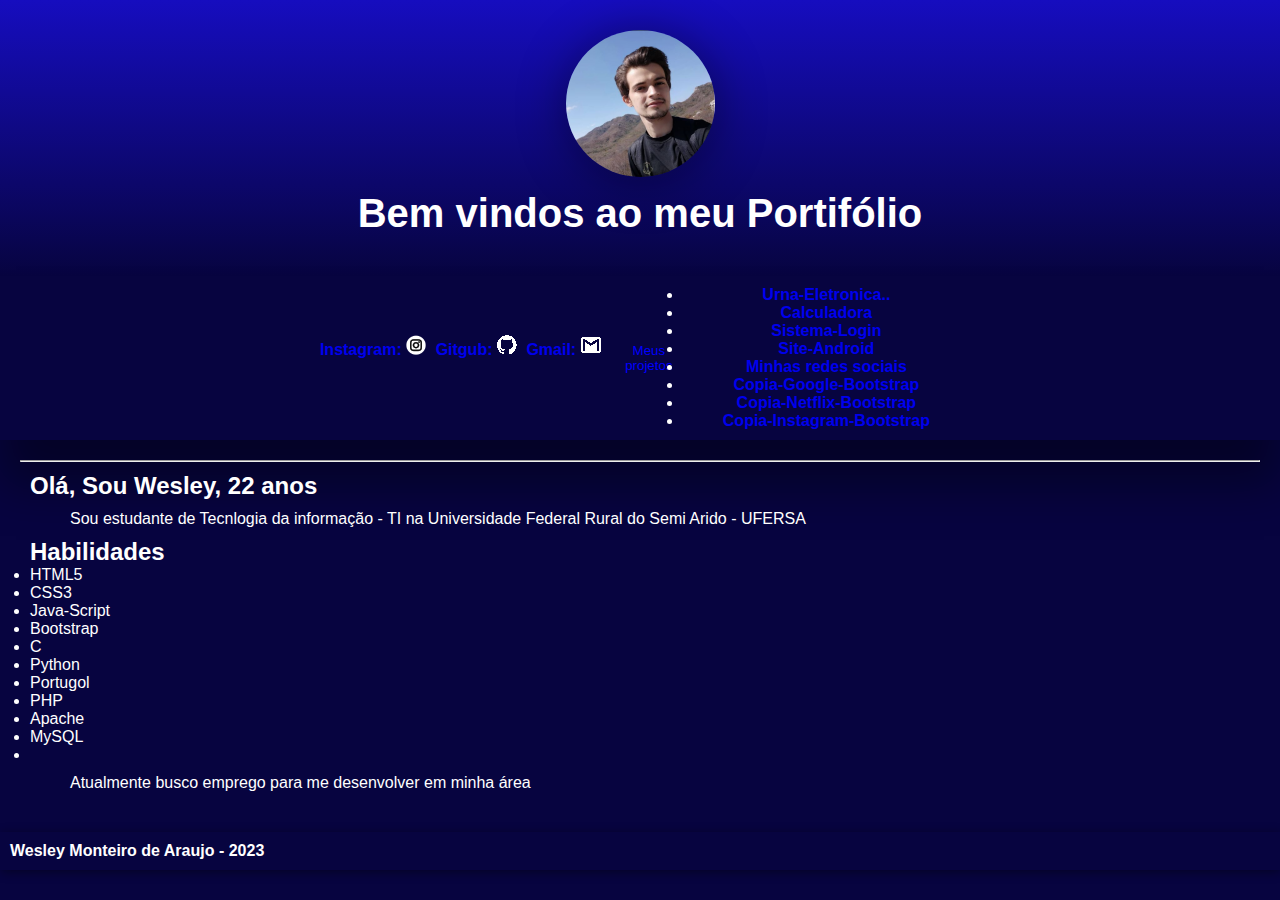
<file: index.html>
<!DOCTYPE html>
<html lang="pt-br">
<head>
    <meta charset="UTF-8">
    <meta http-equiv="X-UA-Compatible" content="IE=edge">
    <meta name="viewport" content="width=device-width, initial-scale=1.0">
    <title>Meu Portifólio</title>
    <link href="https://cdn.jsdelivr.net/npm/bootstrap@5.3.0-alpha3/dist/css/bootstrap.min.css" rel="stylesheet" integrity="sha384-KK94CHFLLe+nY2dmCWGMq91rCGa5gtU4mk92HdvYe+M/SXH301p5ILy+dN9+nJOZ" crossorigin="anonymous">
    <link rel="stylesheet" href="estilos/style.css">
</head>
<body>
    <header>
        <img src="imagens/meu-perfil.png" alt="">
        <h1>Bem vindos ao meu Portifólio</h1>
    </header>
    <nav>
        <a href="https://www.instagram.com/wesleymonteirodearaujo/" target="_blank">Instagram: <img src="imagens/Instagram-white.png" alt=""></a>
        <a href="https://github.com/WesleyMAraujo" target="_blank">Gitgub: <img src="imagens/github-white.png" alt=""></a>
        <a href="mailto:wesleymonteirodearaujo@gmail.com" target="_blank"> Gmail: <img src="imagens/gmail-white.png" alt=""></a>
        
        <div class="dropdown-center" style="display: inline-flex; padding-left: 10px; max-width: 350px; transition-duration: 0.1s;" >
            <button id="meusprojetos" class="btn btn-secondary dropdown-toggle" type="button" data-bs-toggle="dropdown" aria-expanded="false" style="background-color: transparent; color: var();">
              Meus projetos
            </button>
            <ul class="dropdown-menu" style="width: 350px; transition-duration: 1s;" >
                <li><a href="https://wesleymaraujo.github.io/urna-eletronica/" target="_blank">Urna-Eletronica..</a></li>
                <li><a href="https://wesleymaraujo.github.io/calculadora/" target="_blank">Calculadora</a></li>
                <li><a href="https://wesleymaraujo.github.io/sistema-login/" target="_blank">Sistema-Login</a></li>
                <li><a href="https://wesleymaraujo.github.io/projeto-android/" target="_blank">Site-Android</a></li>
                <li><a href="https://wesleymaraujo.github.io/projeto-social/">Minhas redes sociais</a></li>
                <li><a href="projetos/bootstrap-google/index.html" target="_blank">Copia-Google-Bootstrap</a></li>
                <li><a href="projetos/bootstrap-netflix/index.html" target="_blank">Copia-Netflix-Bootstrap</a></li>
                <li><a href="projetos/bootstrap-instagram/">Copia-Instagram-Bootstrap</a></li>
            </ul>
        </div>

    </nav>
    
    <section>
        <hr>
        <div id="minhasinfos">
            <h2>Olá, Sou Wesley, 22 anos</h2>
            <p>Sou estudante de Tecnlogia da informação - TI na Universidade Federal Rural do Semi Arido - UFERSA</p>
            <h2>Habilidades</h2>
            <ul>
                <li>HTML5</li>
                <li>CSS3</li>
                <li>Java-Script</li>
                <li>Bootstrap</li>
                <li>C</li>
                <li>Python</li>
                <li>Portugol</li>
                <li>PHP
                <li>Apache
                <li>MySQL
                <li>
            </ul>
            <p>Atualmente busco emprego para me desenvolver em minha área</p>
        </div>
        
    </section>
    <footer>
        <p>Wesley Monteiro de Araujo - 2023</p>
    </footer>
    <script src="https://cdn.jsdelivr.net/npm/@popperjs/core@2.11.7/dist/umd/popper.min.js" integrity="sha384-zYPOMqeu1DAVkHiLqWBUTcbYfZ8osu1Nd6Z89ify25QV9guujx43ITvfi12/QExE" crossorigin="anonymous"></script>
    <script src="https://cdn.jsdelivr.net/npm/bootstrap@5.3.0-alpha3/dist/js/bootstrap.min.js" integrity="sha384-Y4oOpwW3duJdCWv5ly8SCFYWqFDsfob/3GkgExXKV4idmbt98QcxXYs9UoXAB7BZ" crossorigin="anonymous"></script>
</body>
</html>
</file>
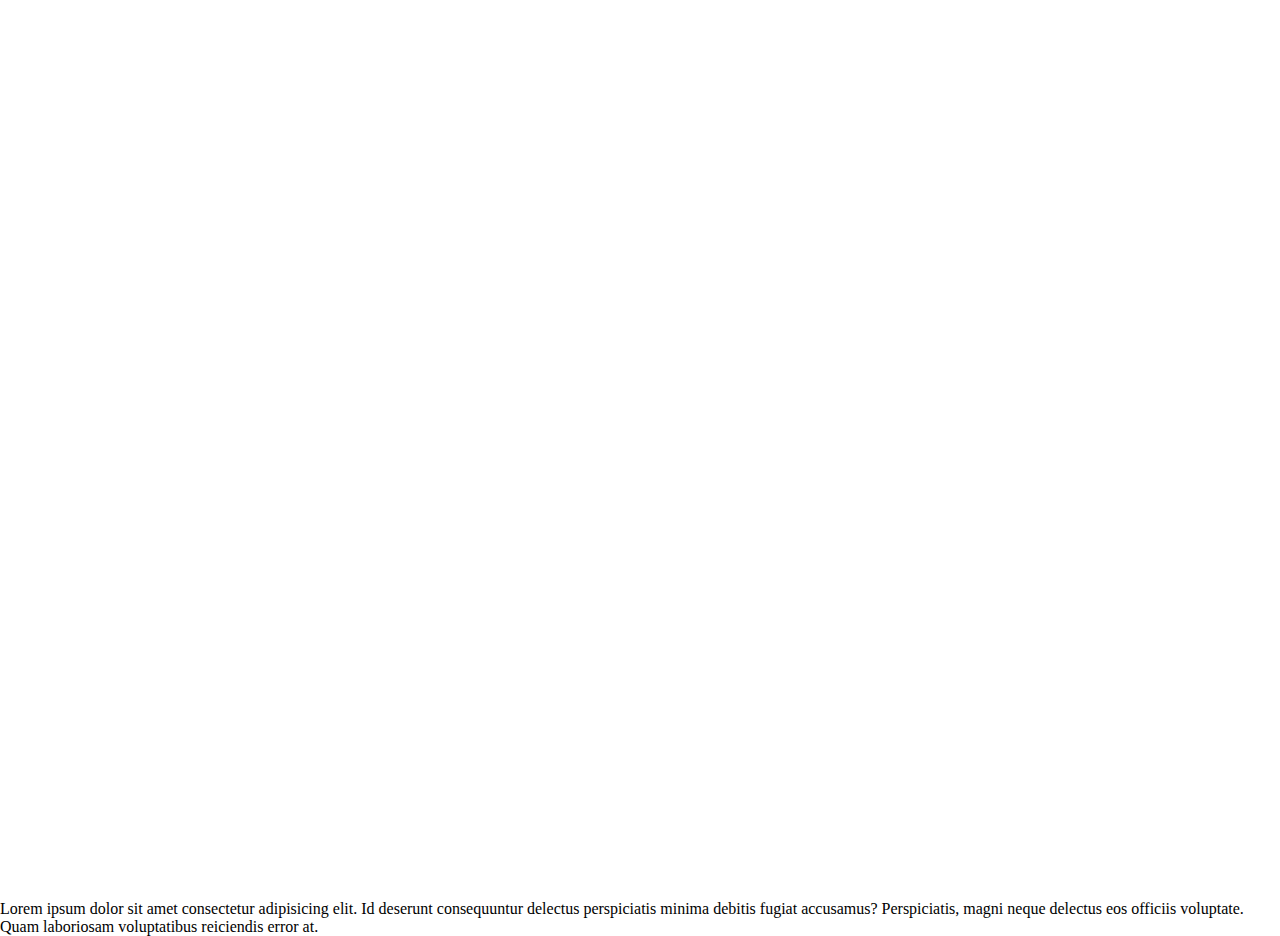
<file: projetos/bootstrap-testes/index.html>
<!DOCTYPE html>
<html lang="en">

<head>
    <meta charset="UTF-8">
    <meta http-equiv="X-UA-Compatible" content="IE=edge">
    <meta name="viewport" content="width=device-width, initial-scale=1.0">
    <title>Document</title>
    <style>
        body {
            margin: 0;
            padding: 0;
        }

        .container {
            width: 100%;
            height: 100vh;
            background-image: url("https://via.placeholder.com/1500x800.png");
            background-size: cover;
            background-position: center;
            background-repeat: no-repeat;
        }

        @media screen and (max-width: 768px) {
            .container {
                background-size: 100% auto;
                background-attachment: fixed;
            }
        }
    </style>
</head>

<body>
    <div class="container">

    </div>
    <div>
        Lorem ipsum dolor sit amet consectetur adipisicing elit. Id deserunt consequuntur delectus perspiciatis minima debitis fugiat accusamus? Perspiciatis, magni neque delectus eos officiis voluptate. Quam laboriosam voluptatibus reiciendis error at.
    </div>
</body>

</html>
</file>
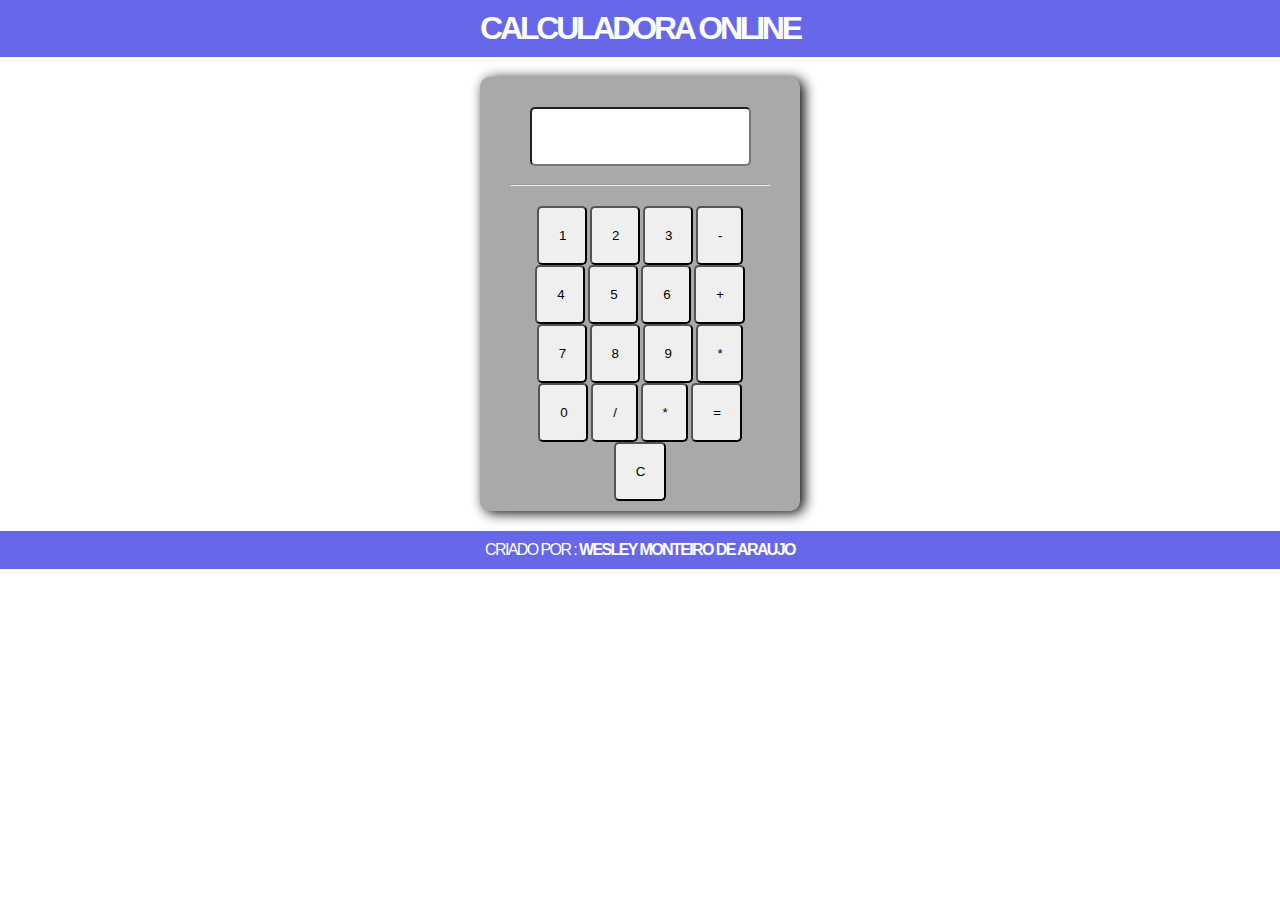
<file: projetos/calculadora/index.html>
<!DOCTYPE html>
<html lang="pt-br">
<head>
    <meta charset="UTF-8">
    <meta http-equiv="X-UA-Compatible" content="IE=edge">
    <meta name="viewport" content="width=device-width, initial-scale=1.0">
    <title>Calculadora</title>
    <link rel="stylesheet" href="style.css">
</head>
<body>
    <header>
        <h1>Calculadora Online</h1>
    </header>
    <section>
        <div id="tela">
            <input type="text" name="display" id="display" readonly>
            <br>
            <br>
            <hr>
        </div>
        <div id="teclas">
            <input type="button" value="1" onclick="adicionaraoDiplay('1')">
            <input type="button" value="2" onclick="adicionaraoDiplay('2')">
            <input type="button" value="3" onclick="adicionaraoDiplay('3')"> 
            <input type="button" value="-" onclick="adicionaraoDiplay('-')"> <br>
            <input type="button" value="4" onclick="adicionaraoDiplay('4')"> 
            <input type="button" value="5" onclick="adicionaraoDiplay('5')">
            <input type="button" value="6" onclick="adicionaraoDiplay('6')"> 
            <input type="button" value="+" onclick="adicionaraoDiplay('+')"> <br>
            <input type="button" value="7" onclick="adicionaraoDiplay('7')">
            <input type="button" value="8" onclick="adicionaraoDiplay('8')">
            <input type="button" value="9" onclick="adicionaraoDiplay('9')"> 
            <input type="button" value="*" onclick="adicionaraoDiplay('*')"> <br>
            <input type="button" value="0" onclick="adicionaraoDiplay('0')">
            <input type="button" value="/" onclick="adicionaraoDiplay('/')"> 
            <input type="button" value="*" onclick="adicionaraoDiplay('*')"> 
            <input type="button" value="=" onclick="calcular()"> <br>
            <input type="button" value="C" onclick="limpartela()"> 
        </div>
    </section>
    <footer>
        <p>criado por : <strong><a href="https://github.com/WesleyMAraujo" target="_blank">Wesley Monteiro de Araujo</a></strong></p>
    </footer>
    <script src="script.js"></script>
</body>
</html>
</file>
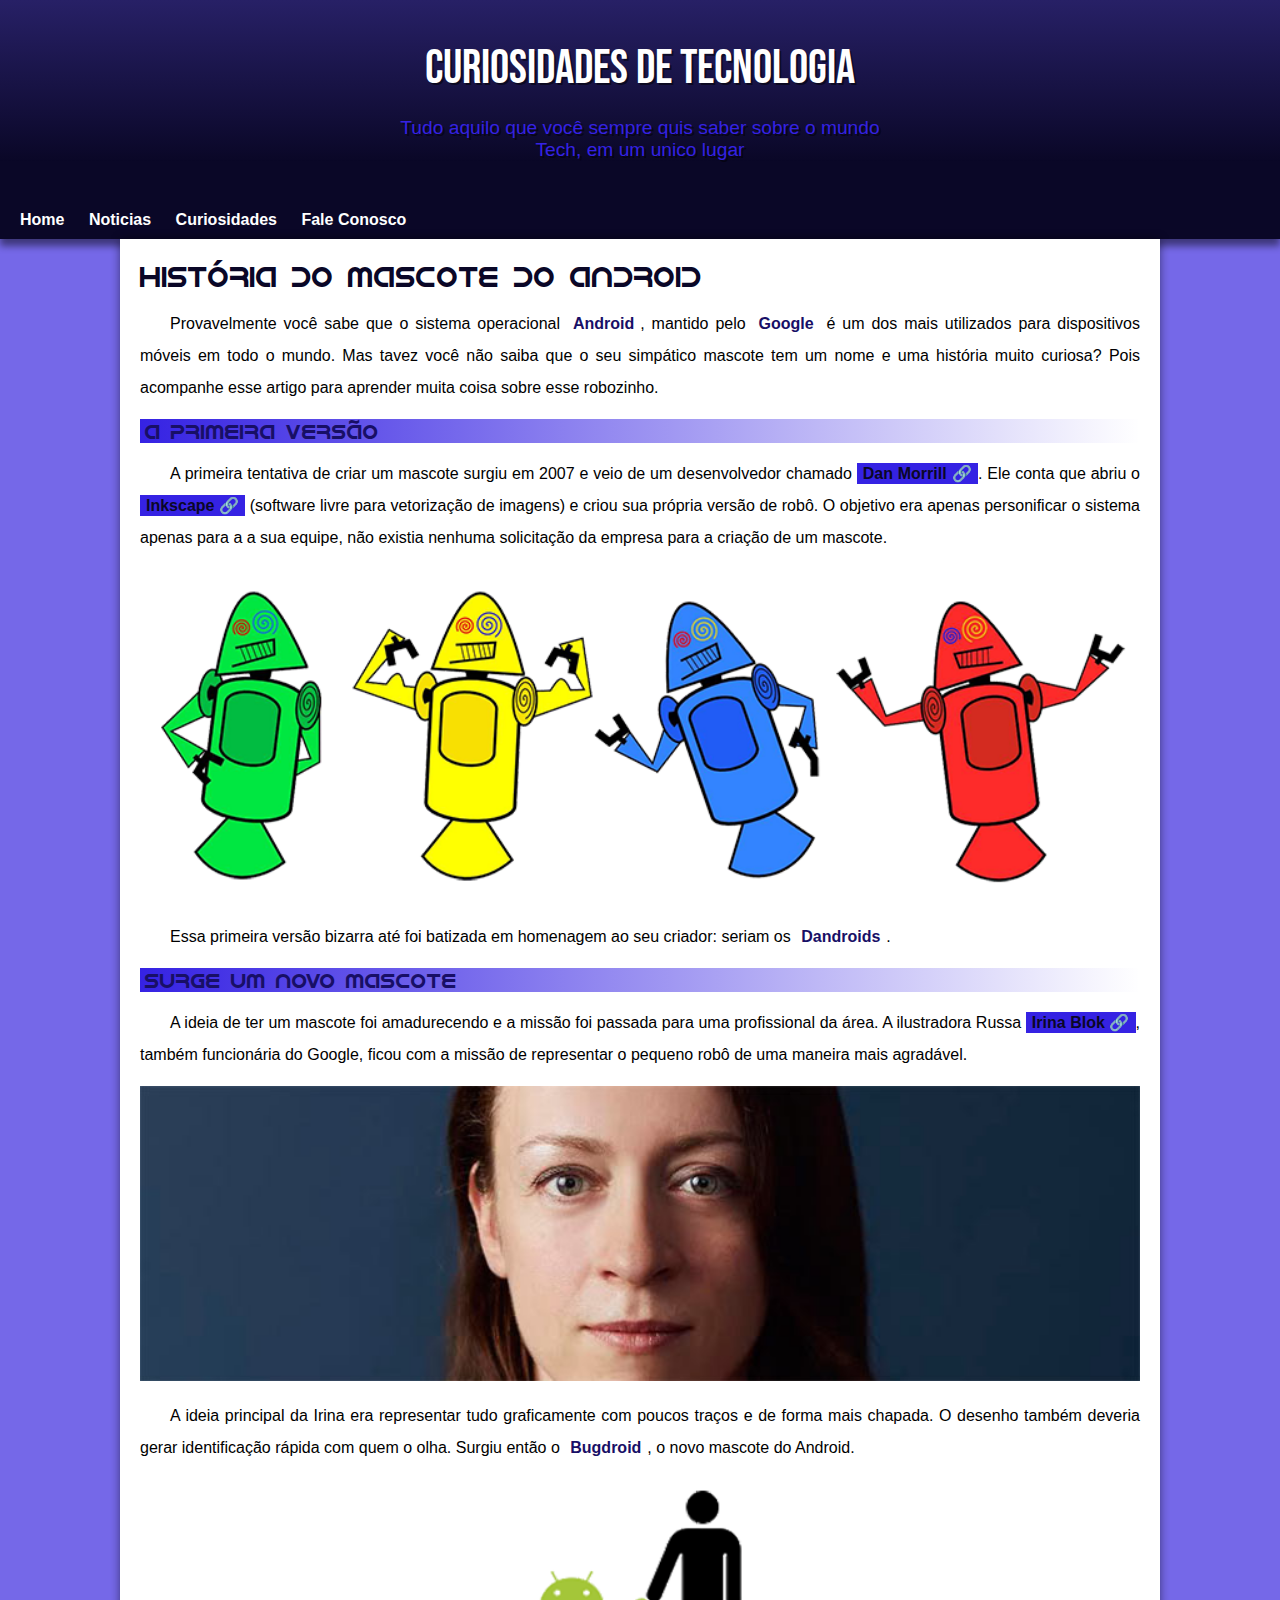
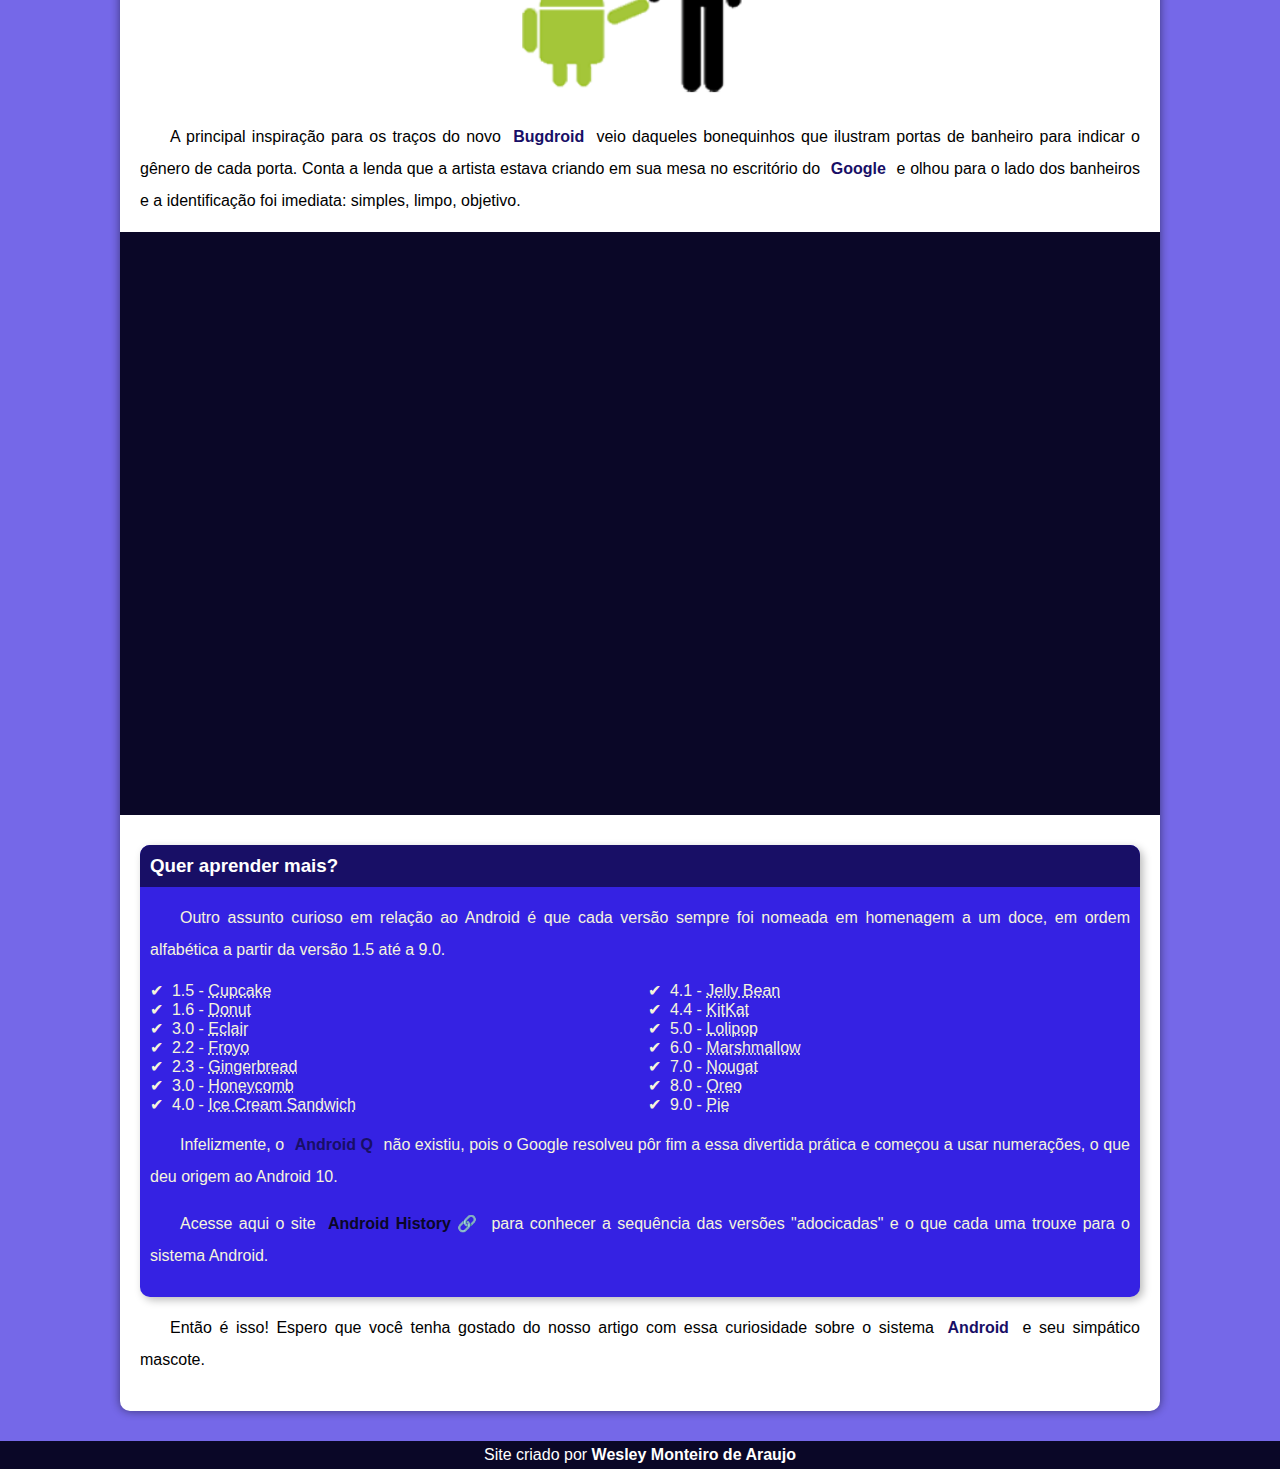
<file: projetos/projeto-android/index.html>
<!DOCTYPE html>
<html lang="pt-br">
<head>
    <meta charset="UTF-8">
    <meta http-equiv="X-UA-Compatible" content="IE=edge">
    <meta name="viewport" content="width=device-width, initial-scale=1.0">
    <title>Como surgiu o mascote do Android?</title>
    <link rel="shortcut icon" href="imagens/favicon.ico" type="image/x-icon">
    <link rel="stylesheet" href="estilos/style.css">
</head>
<body>

    <header>
        <h1>Curiosidades de Tecnologia</h1>
        <p>Tudo aquilo que você sempre quis saber sobre o mundo Tech, em um unico lugar</p>
    </header>

    <nav>
        <a href="#">Home</a>
        <a href="#">Noticias</a>
        <a href="#">Curiosidades</a>
        <a href="#">Fale Conosco</a>
    </nav>

    <main>
        <article>
            <h1>
                História do Mascote do Android
            </h1>

            <p>
                Provavelmente você sabe que o sistema operacional <strong>Android</strong>, mantido pelo <strong>Google</strong> é um dos mais utilizados para dispositivos móveis em todo o mundo. Mas tavez você não saiba que o seu simpático mascote tem um nome e uma história muito curiosa? Pois acompanhe esse artigo para aprender muita coisa sobre esse robozinho.
            </p>

            <h2>
                A primeira versão
            </h2>

            <p>
                A primeira tentativa de criar um mascote surgiu em 2007 e veio de um desenvolvedor chamado <a href="https://androidcommunity.com/dan-morrill-shows-us-the-android-mascot-that-almost-was-20130103/" target="_blank" class="externo">Dan Morrill</a>. Ele conta que abriu o <a href="https://inkscape.org/pt-br/" target="_blank" class="externo">Inkscape</a> (software livre para vetorização de imagens) e criou sua própria versão de robô. O objetivo era apenas personificar o sistema apenas para a a sua equipe, não existia nenhuma solicitação da empresa para a criação de um mascote.
            </p>

            <picture>
                <source media="(max-width: 670px)" srcset="imagens/dan-droids-pq.png">
                <img src="imagens/dan-droids.png" alt="primeiro mascote do android">
            </picture>

            <p>

                Essa primeira versão bizarra até foi batizada em homenagem ao seu criador: seriam os <strong>Dandroids</strong>.
            </p>

            <h2>
                Surge um novo mascote
            </h2>

            <p>
                A ideia de ter um mascote foi amadurecendo e a missão foi passada para uma profissional da área. A ilustradora Russa <a href="https://www.irinablok.com/" target="_blank" class="externo">Irina Blok</a>, também funcionária do Google, ficou com a missão de representar o pequeno robô de uma maneira mais agradável.
            </p>

            <picture>
                <source media="(max-width: 670px)" srcset="imagens/irina-blok-pq.jpg">
                <img src="imagens/irina-blok.jpg" alt="irina block, criadora do BugDroid">
            </picture>


            <p>
                A ideia principal da Irina era representar tudo graficamente com poucos traços e de forma mais chapada. O desenho também deveria gerar identificação rápida com quem o olha. Surgiu então o <strong>Bugdroid</strong>, o novo mascote do Android.
            </p>

            <img src="imagens/bugdroid.png" class="pequena" alt="BugDroid">

            <p>
                A principal inspiração para os traços do novo <strong>Bugdroid</strong> veio daqueles bonequinhos que ilustram portas de banheiro para indicar o gênero de cada porta. Conta a lenda que a artista estava criando em sua mesa no escritório do <strong>Google</strong> e olhou para o lado dos banheiros e a identificação foi imediata: simples, limpo, objetivo.
            </p>

            <div class="video">
                <iframe width="560" height="315" src="https://www.youtube.com/embed/l2UDgpLz20M" title="YouTube video player" frameborder="0" allow="accelerometer; autoplay; clipboard-write; encrypted-media; gyroscope; picture-in-picture; web-share" allowfullscreen></iframe>
            </div>
            
            <aside>
                <h3>
                    Quer aprender mais?
                </h3>

                <p>
                    Outro assunto curioso em relação ao Android é que cada versão sempre foi nomeada em homenagem a um doce, em ordem alfabética a partir da versão 1.5 até a 9.0.
                </p>
                <ul>
                    <li>
                        1.5 - <abbr title="Bolo de copo">Cupcake</abbr>
                    </li>
                    <li>
                        1.6 - <abbr title="Rosquinha">Donut</abbr>
                    </li>
                    <li>
                        3.0 - <abbr title="Bomba">Eclair</abbr>
                    </li>
                    <li>
                        2.2 - <abbr title="Iogurte Congelado">Froyo</abbr>
                    </li>
                    <li>
                        2.3 - <abbr title="Biscoito de Gengibre">Gingerbread</abbr>
                    </li>
                    <li>
                        3.0 - <abbr title="Favo de mel">Honeycomb</abbr>
                    </li>
                    <li>
                        4.0 - <abbr title="Sanduiche de Sorvete">Ice Cream Sandwich</abbr>
                    </li>
                    <li>
                        4.1 - <abbr title="Jujuba">Jelly Bean</abbr>
                    </li>
                    <li>
                        4.4 - <abbr title="Kitkat">KitKat</abbr>
                    </li>
                    <li>
                        5.0 - <abbr title="Pirulito">Lolipop</abbr>
                    </li>
                    <li>
                        6.0 - <abbr title="Marshmallow">Marshmallow</abbr>
                    </li>
                    <li>
                        7.0 - <abbr title="Torrone">Nougat</abbr>
                    </li>
                    <li>
                        8.0 - <abbr title="Oreo">Oreo</abbr>
                    </li>
                    <li>
                        9.0 - <abbr title="Torta">Pie</abbr>
                    </li>
                </ul>
                <p>
    
                    Infelizmente, o <strong>Android Q</strong> não existiu, pois o Google resolveu pôr fim a essa divertida prática e começou a usar numerações, o que deu origem ao Android 10.
    
                </p>
                
                <p>
                    Acesse aqui o site <a href="https://www.android.com/intl/en_uk/history/" target="_blank" class="externo">Android History</a> para conhecer a sequência das versões "adocicadas" e o que cada uma trouxe para o sistema Android.
                </p>

            </aside>
            

            <p>
                Então é isso! Espero que você tenha gostado do nosso artigo com essa curiosidade sobre o sistema <strong>Android</strong> e seu simpático mascote.
            </p>
        </article>
    </main>
    <footer>
        <p>Site criado por <a href="https://github.com/WesleyMAraujo" target="_blank">Wesley Monteiro de Araujo</a></p>
    </footer>
</body>
</html>
</file>
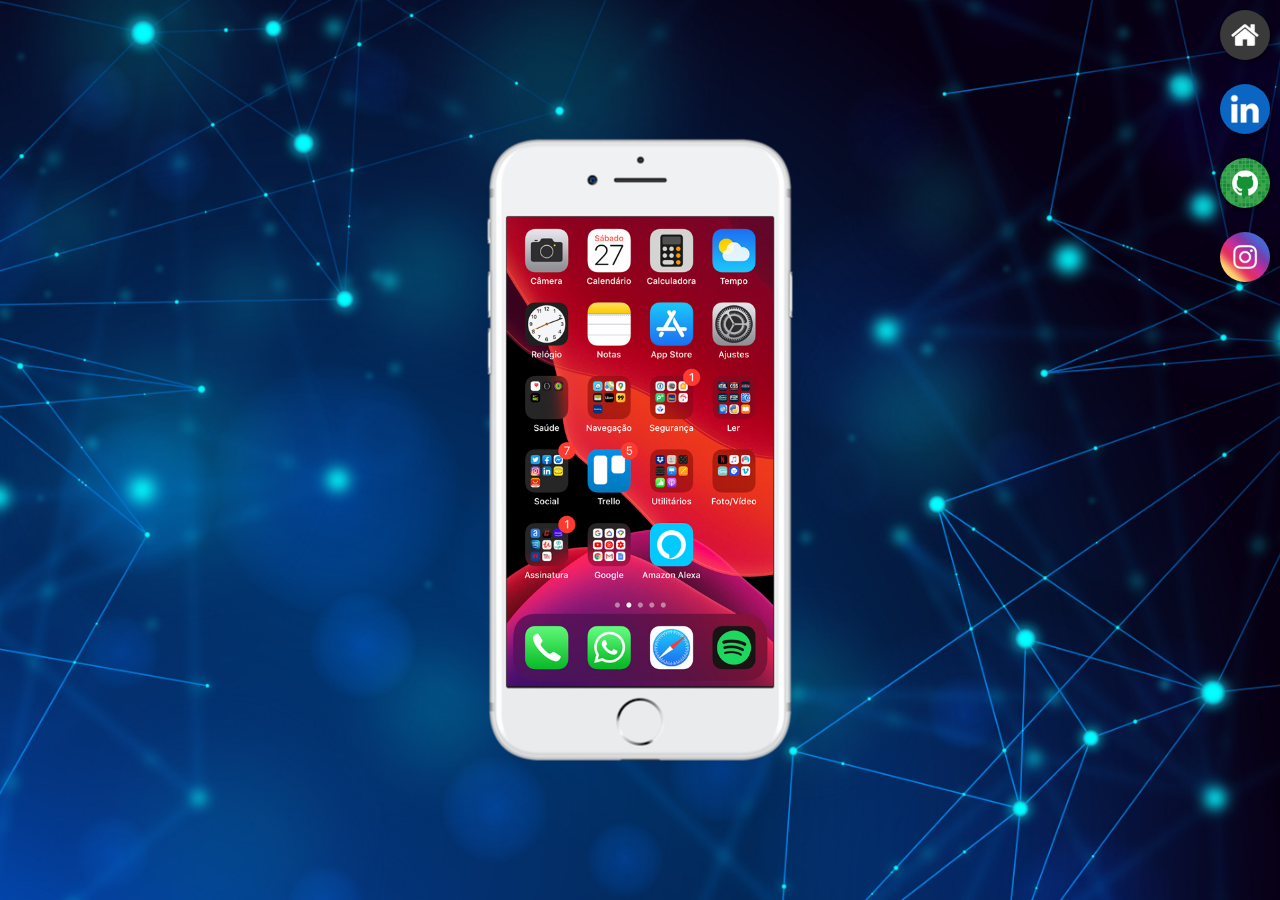
<file: projetos/projeto-social/index.html>
<!DOCTYPE html>
<html lang="pt-br">
<head>
    <meta charset="UTF-8">
    <meta http-equiv="X-UA-Compatible" content="IE=edge">
    <meta name="viewport" content="width=device-width, initial-scale=1.0">
    <title>Pagina Redes Sociais</title>
    <link rel="shortcut icon" href="favicon.ico" type="image/x-icon">
    <link rel="stylesheet" href="estilos/style.css">
</head>
<body>
    <main>
        <section id="telefone">
            <iframe src="home.html" name="tela" id="tela" frameborder="0">Seu navegador não é compativel</iframe>
        </section>
        <section id="redes-sociais">
            <a href="home.html" target="tela"><img src="imagens/logo-home.jpg" alt=""></a> <br>
            <a href="linkedin.html" target="tela"><img src="imagens/logo-linkedin.jpg" alt=""></a> <br>
            <a href="github.html" target="tela"><img src="imagens/logo-github.jpg" alt=""></a> <br>
            <a href="instagram.html" target="tela"><img src="imagens/logo-instagram.jpg" alt=""></a> <br>
        </section>
    </main>
</body>
</html>
</file>
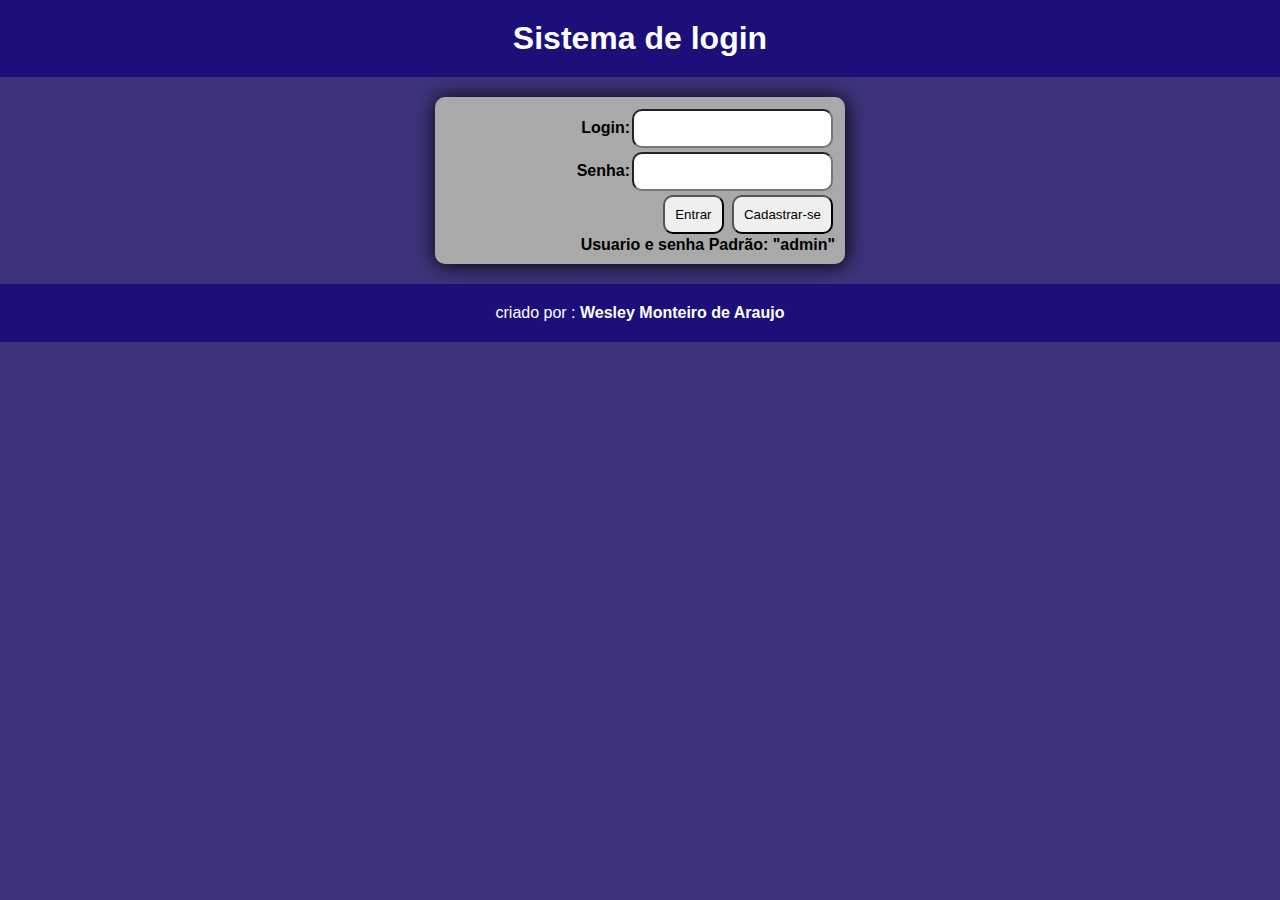
<file: projetos/sistema-login/index.html>
<!DOCTYPE html>
<html lang="pt-br">
<head>
    <meta charset="UTF-8">
    <meta http-equiv="X-UA-Compatible" content="IE=edge">
    <meta name="viewport" content="width=device-width, initial-scale=1.0">
    <title>Sistema de Login</title>
    <link rel="stylesheet" href="style.css">
</head>
<body>
    <header>
        <h1>Sistema de login</h1>
    </header>
    <section>
        <div>
            <p>Login:<input type="text" name="login" id="login"></p>
            <p>Senha:<input type="password" name="senha" id="senha"></p>
            <input type="button" value="Entrar" onclick="logar()">
            <a href="cadastro.html"><input type="button" value="Cadastrar-se" onclick="cadastrar()"></a>
            <p id="texto">Usuario e senha Padrão: "admin"</p>
        </div>
    </section>
    <footer>
        <p>criado por : <strong><a href="https://github.com/WesleyMAraujo" target="_blank">Wesley Monteiro de Araujo</a></strong></p>
    </footer>
    <script src="script.js"></script>
</body>
</html>
</file>
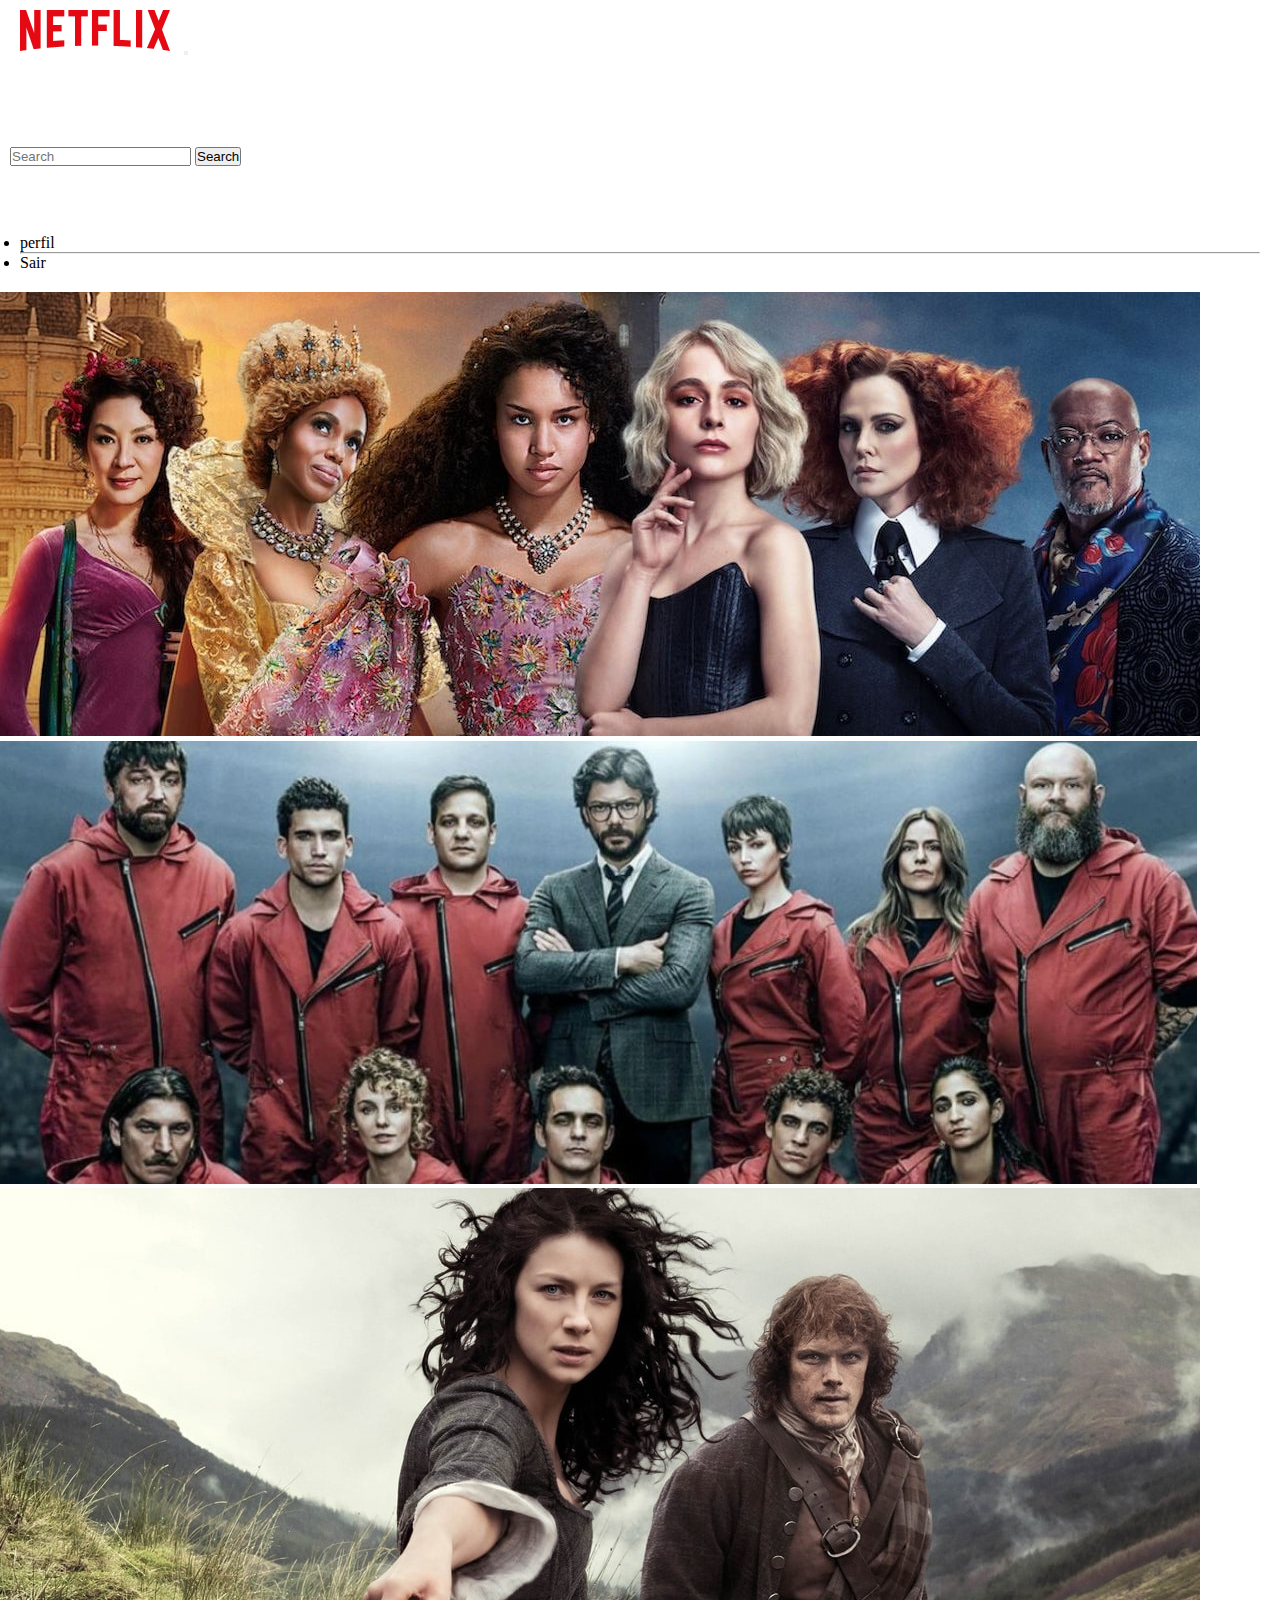
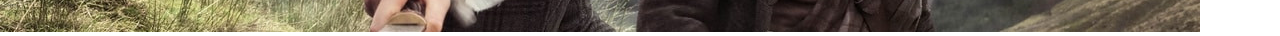
<file: projetos/bootstrap-netflix/inicio.html>
<!DOCTYPE html>
<html lang="en" data-bs-theme="dark">

<head>
  <meta charset="UTF-8">
  <meta http-equiv="X-UA-Compatible" content="IE=edge">
  <meta name="viewport" content="width=device-width, initial-scale=1.0">
  <title>Netflix-Bootstrap</title>
  <link href="https://cdn.jsdelivr.net/npm/bootstrap@5.3.0-alpha3/dist/css/bootstrap.min.css" rel="stylesheet"
    integrity="sha384-KK94CHFLLe+nY2dmCWGMq91rCGa5gtU4mk92HdvYe+M/SXH301p5ILy+dN9+nJOZ" crossorigin="anonymous">
  <link rel="shortcut icon" href="imagens/netflix.ico" type="image/x-icon">
  <style>
    * {
      padding: 0px;
      margin: 0px;
    }

    #cabeçalho {
      padding: 10px;
    }

    #perfil {
      padding-right: 50px;
    }

    a {
      text-decoration: none;
      color: white;
      font-weight: bolder;
      padding: 10px;
    }

    a:hover {
      text-decoration: underline;
      color: darkgrey;
    }

    .carousel-item, .carousel-inner h5, p{
      transition-duration: 1s;
      color: white;
    
    }
  </style>

</head>

<body>
  <header>
    <nav id="cabeçalho" class="navbar navbar-expand-lg bg-body-tertiary">
      <div class="container-fluid">
        <a class="navbar-brand" href="#"><img src="imagens/netflix-logo-150px.png" alt=""></a>
        <button class="navbar-toggler" type="button" data-bs-toggle="collapse" data-bs-target="#navbarSupportedContent"
          aria-controls="navbarSupportedContent" aria-expanded="false" aria-label="Toggle navigation">
          <span class="navbar-toggler-icon"></span>
        </button>
        <div class="collapse navbar-collapse" id="navbarSupportedContent">
          <ul class="navbar-nav me-auto mb-2 mb-lg-0">
            <li class="nav-item">
              <a class="nav-link active" aria-current="page" href="#">Inicio</a>
            </li>
            <li class="nav-item">
              <a class="nav-link" href="#">Séries</a>
            </li>
            <li class="nav-item">
              <a class="nav-link" href="#">Filmes</a>
            </li>
            <li class="nav-item">
              <a class="nav-link" href="#">Mais recentes</a>
            </li>
            <li class="nav-item">
              <a class="nav-link" href="#">Minha lista</a>
            </li>
          </ul>
          <form class="d-flex" role="search">
            <input class="form-control me-2" type="search" placeholder="Search" aria-label="Search">
            <button class="btn btn-outline-success" type="submit">Search</button>
          </form>
          <a href="#">Infantil</a>
          <a href="#"><img src="imagens/sino-25px-white.png" alt=""></a>
          <div class="btn-group dropstart" >
            <button type="button" class="btn btn-secondary dropdown-toggle" data-bs-toggle="dropdown"
              aria-expanded="false" style="background-color: transparent; border: none;">
              <img src="imagens/user-25px-white.png" alt="">
            </button>
            <ul class="dropdown-menu" style="padding: 10px;">
              <li>perfil</li>
              <hr>
              <li>Sair</li>
            </ul>
          </div>
        </div>
      </div>
    </nav>
  </header>
  
  <div id="carouselExampleSlidesOnly" class="carousel slide" data-bs-ride="carousel">
    <div class="carousel-inner">
      <div class="carousel-item active">
        <img src="imagens/serie-1.jpg" class="d-block w-100" alt="...">
      </div>
      <div class="carousel-item">
        <img src="imagens/serie-2.jpg" class="d-block w-100" alt="...">
      </div>
      <div class="carousel-item">
        <img src="imagens/serie-3.jpg" class="d-block w-100" alt="...">
      </div>
    </div>
  </div>

</body>

<script src="https://cdn.jsdelivr.net/npm/bootstrap@5.3.0-alpha3/dist/js/bootstrap.bundle.min.js"
  integrity="sha384-ENjdO4Dr2bkBIFxQpeoTz1HIcje39Wm4jDKdf19U8gI4ddQ3GYNS7NTKfAdVQSZe" crossorigin="anonymous"></script>

</html>
</file>
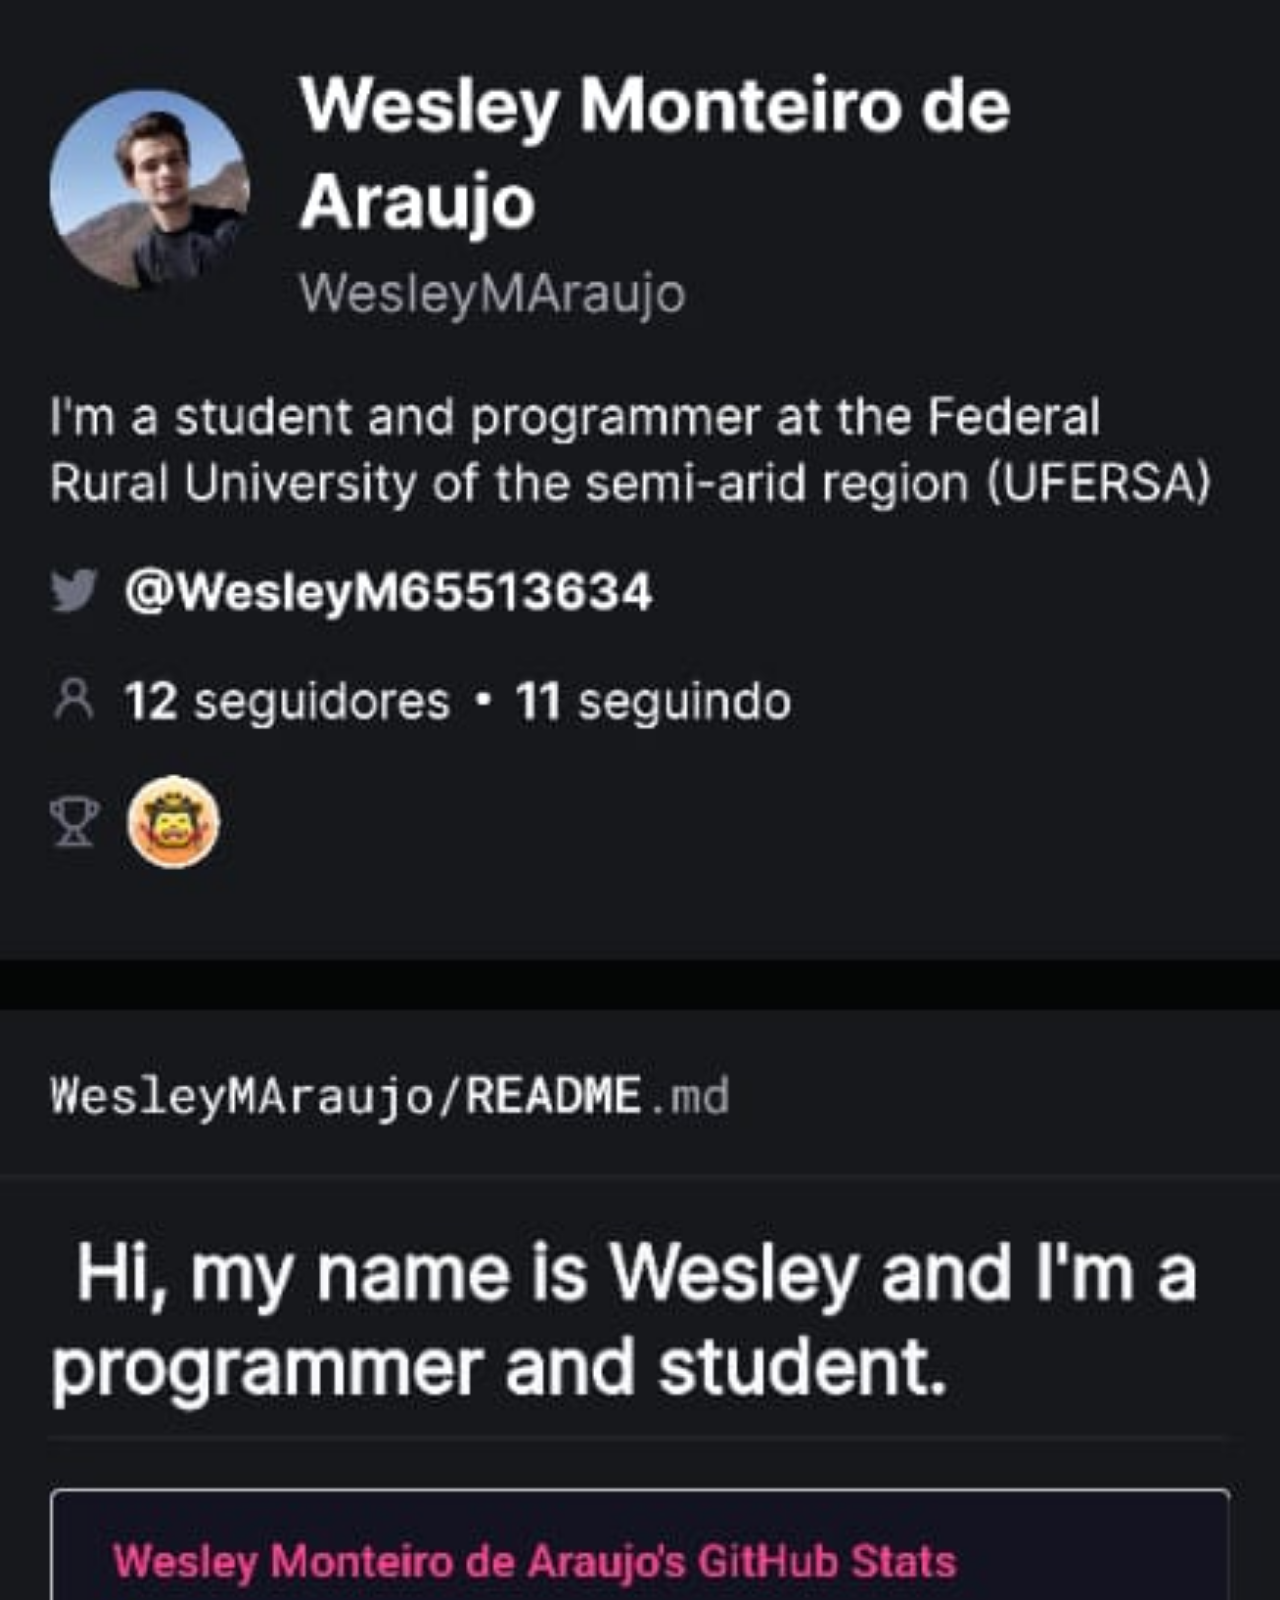
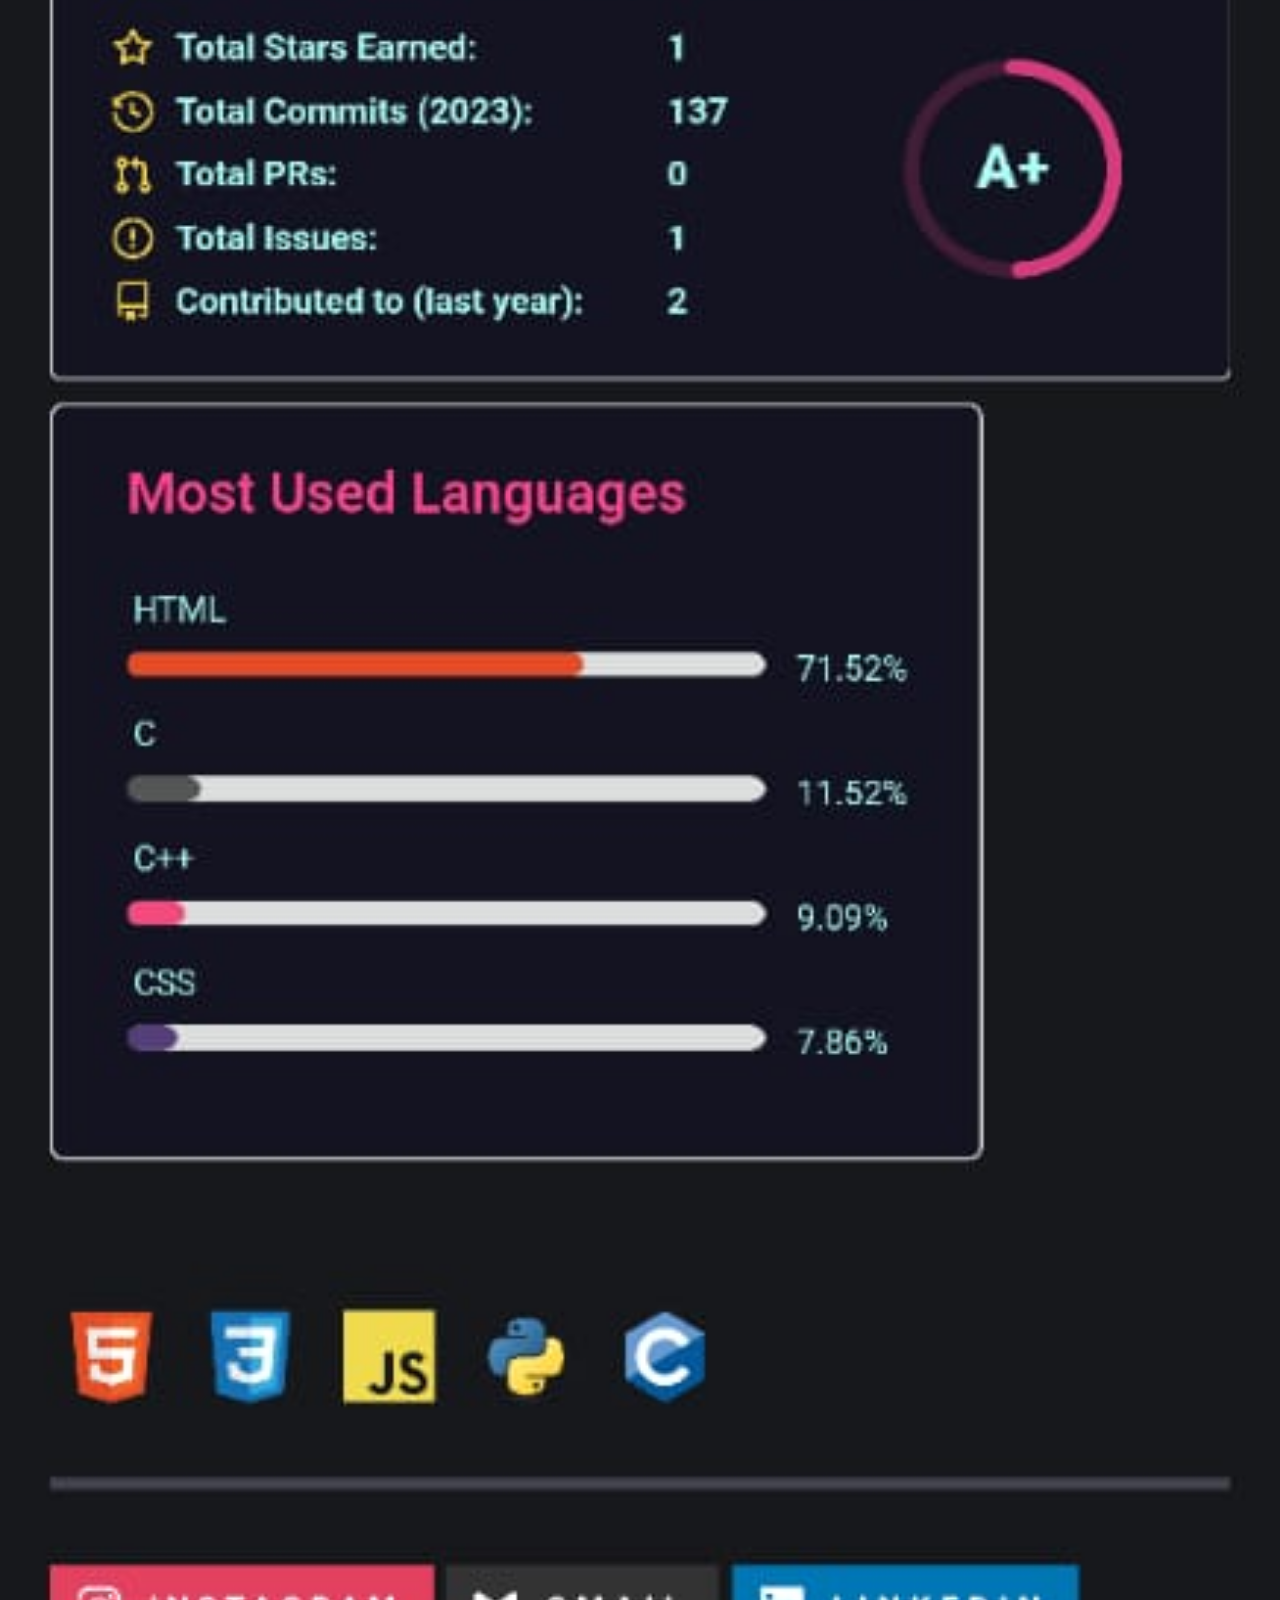
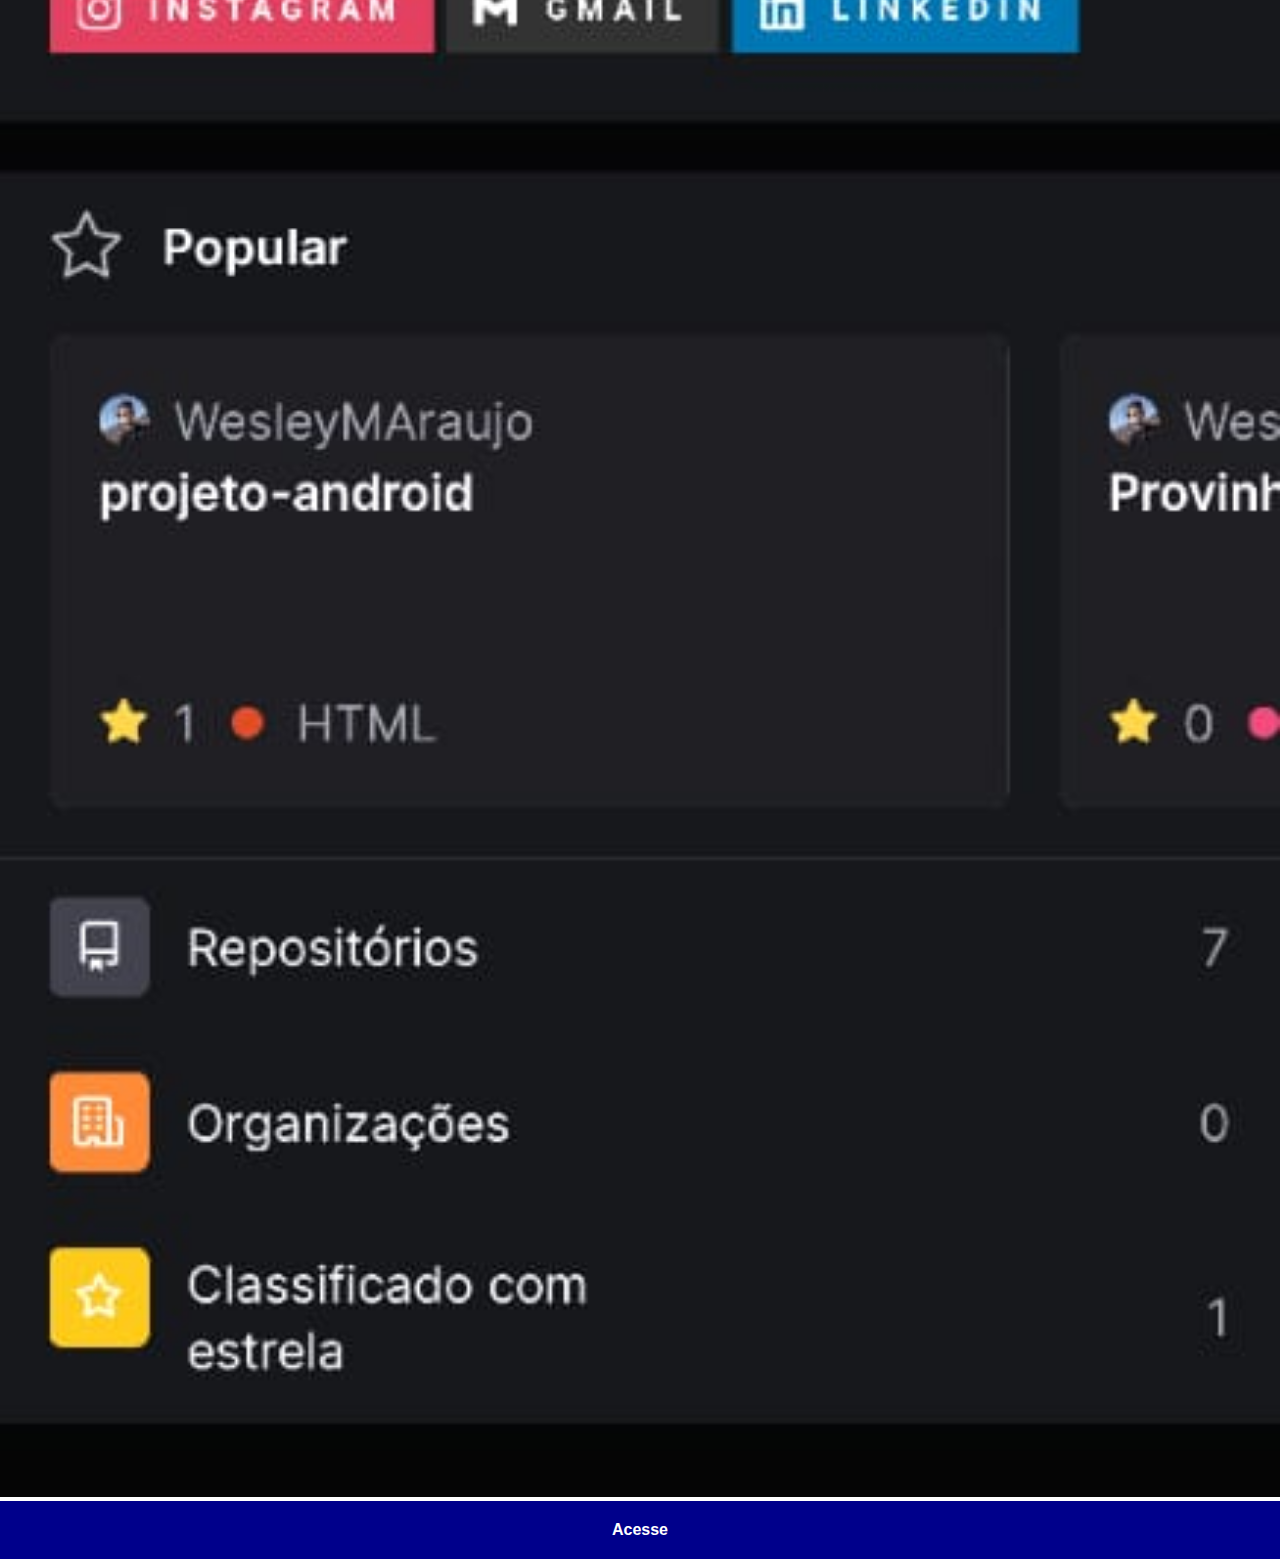
<file: projetos/projeto-social/github.html>
<!DOCTYPE html>
<html lang="pt-br">
<head>
    <meta charset="UTF-8">
    <meta http-equiv="X-UA-Compatible" content="IE=edge">
    <meta name="viewport" content="width=device-width, initial-scale=1.0">
    <title>home</title>
    <link rel="stylesheet" href="estilos/social.css">
</head>
<body>
    <img src="imagens/tela-github.jpg" alt="github">
    <a href="https://github.com/WesleyMAraujo" target="_blank">Acesse</a>
</body>
</html>
</file>
<file: estilos/style.css>
* {
    margin: 0px;
    padding: 0px;
}

:root {
    --corfundo: #070440;
    --corfundo2:#160DBF;
    --cortexto: white;
}

body {
    background-color: var(--corfundo);
    font-family: Arial, Helvetica, sans-serif;
    color: var(--cortexto);
}
header {
    text-align: center;
    margin: auto;
    padding: 30px;
    background-image: linear-gradient(to top, var(--corfundo), var(--corfundo2));
}

header h1 {
    margin: auto;
    font-size: 2.5em;
    padding: 10px;
    
}

header img {
    border-radius: 50%;
    box-shadow: 1px 5px 50px rgba(0, 0, 0, 0.452);
}

nav {
    background-color: var(--corfundo);
    padding: 10px;
    box-shadow: 0px 45px 45px rgba(0, 0, 0, 0.385);
    text-align: center;
}

.dropdown-menu a {
    background-color: transparent;
}

#meusprojetos {
    color: blue;
    border: none;
}

section {
    padding: 20px;
}

div#minhasinfos {
    padding: 10px;
}

div#minhasinfos p{
    padding: 10px;
    text-indent: 30px;
}

a {
    text-decoration: none;
    font-weight: bolder;
    padding-left: 5px;
    transition-duration: 0.1s;
}

nav a:hover {
    text-decoration: underline;
    background-color: rgb(223, 214, 214);
    border-radius: 10px;
    padding: 5px;
    color: black;
}

footer {
    padding: 10px;
    font-weight: bolder;
    box-shadow: 1px 2px 10px rgba(0, 0, 0, 0.425);
}
</file>
<file: projetos/calculadora/style.css>
* {
    margin: 0px;
    padding: 0px;
    text-transform: uppercase;
    letter-spacing: -0.1em;
}


body {
    font-family: Arial, Helvetica, sans-serif;
    font-variant: small-caps;
    text-transform: uppercase;
}

header, footer {
    background-color: rgb(103, 103, 233);
    padding: 10px;
    text-align: center;
    color: white;
}

section {
    background-color: darkgrey;
    max-width: 300px;
    padding: 10px;
    border-radius: 10px;
    margin-top: 20px;
    margin-bottom: 20px;
    margin-left: auto;
    margin-right: auto;
    box-shadow: 4px 2px 13px;
}


input {
    border-radius: 5px;
    
    padding: 20px;
}

div#tela {
    margin: 20px;
    text-align: center;
    
}

div#teclas {
    /* border: 1px solid black; */
    border-radius: 5px;
    text-align: center;
}

a {
    text-decoration: none;
    color: white;
    font-size: bolder;
}
</file>
<file: projetos/projeto-android/estilos/style.css>
@charset "UTF-8";

@import url('https://fonts.googleapis.com/css2?family=Bebas+Neue&display=swap');

@font-face {
    font-family: 'Android';
    src: url('../fontes/idroid.otf') format('opentype');
    font-weight: normal;
    font-style: normal;
}

:root {
    --cor0: #7568E8;
    --cor1: #3522E3;
    --cor2: #291AB0;
    --cor3: #272066;
    --cor4: #180F66;
    --cor5: #0a0727;

    --fonte-padrão: Arial, Verdana, Helvetica, sans-serif;
    --fonte-destaque: 'Bebas Neue', cursive;
    --fonte-android: 'Android', cursive;
}

* {/* configutações globais q seleciona todos os elementos exemplo (h1,h2,h3,p etc..) */
    margin: 0px;
    padding: 0px;
}



body {
    background-color: var(--cor0);
    font-family: var(--fonte-padrão);
}

a.externo::after {
    content: '\00a0\1F517';
}


header {
    background-image: linear-gradient(to bottom, var(--cor3), var(--cor5));
    min-height: 150px;
    text-align: center;
}

header > h1 {
    color: white;
    font-family: var(--fonte-destaque);
    padding-top: 40px;
    font-size: 3em;
    font-weight: normal;
    text-shadow: 2px 2px 0px rgba(0, 0, 0, 0.527);
    margin-bottom: 20px;
}

header > p {
    color: var(--cor1);
    font-size: 1.2em;
    text-shadow: 2px 2px 0px rgba(0, 0, 0, 0.527);
    max-width: 500px;
    padding-right: 10px;
    padding-left: 10px;
    margin: auto;
}

nav {
    background-color: var(--cor5);
    padding: 10px;
    padding-top: 50px;
    box-shadow: 0px 7px 7px rgba(0, 0, 0, 0.466);
    font-weight: bolder;
}

nav > a {
    color: white;
    padding: 10px;
    border-radius: 5px;
    text-decoration: none;
    transition-duration: 0.5s
}

nav > a:hover {
    background-color: var(--cor3);
    border-radius: 5px;
    color: var(--cor5);
}

main {
    min-width: 300px;
    max-width: 1000px;
    margin: auto;
    margin-bottom: 30px;
    padding: 20px;
    background-color: white;
    border-radius: 0px 0px 10px 10px;
    box-shadow: 0px 0px 10px rgba(0, 0, 0, 0.486);
}

main  h1 {
    color: var(--cor5);
    font-family: var(--fonte-android);
    font-weight: normal;
    font-size: 1.8em;
}

main  h2 {
    color: var(--cor4);
    font-family: var(--fonte-android);
    font-size: 1.3em;
    font-weight: normal;
    background-image: linear-gradient(to right, var(--cor1), transparent);
    text-indent: 5px;
    
}

main p {
    margin: 15px 0px;
    text-align: justify;
    text-indent: 30px;
    line-height: 2em;
    font-size: 1em;
}

main strong {
    color: var(--cor4);
    /* font-weight: bold; */
    
    padding: 2px 6px;
}

main a {
    text-decoration: none;
    font-weight: bold;
    color: var(--cor5);
    background-color: var(--cor1);
    padding: 2px 6px;
}

main a:hover {
    text-decoration: underline;
    color: var(--cor4);
}

main img {
    width: 100%;
}

main img.pequena {
    max-width: 350px;
    display: block;
    margin: auto;
}

div.video {
    background-color: var(--cor5);
    margin: 0px -20px 30px -20px;
    padding: 20px;
    padding-bottom: 56.26%;
    position: relative;
}

div.video > iframe {
    position: absolute;
    top: 5%;
    left: 5%;
    width: 90%;
    height: 90%;
}

aside {
    background-color: var(--cor1);
    padding: 10px;
    border-radius: 10px;
    box-shadow: 3px 3px 8px rgba(0, 0, 0, 0.274);
    color: beige;
}

aside > ul {
    list-style-position: inside;
    columns: 2;
    list-style-type: '\2714\00a0';
    
}

aside > h3 {
    background-color: var(--cor4);
    color: white;
    margin: -10px -10px 0pc -10px;
    border-radius: 10px 10px 0px 0px;
    padding: 10px;
    
}

footer {
    background-color: var(--cor5);
    color: white;
    text-align: center;
    padding: 5px;
}

footer a {
    text-decoration: none;
    color: white;
    font-weight: bold;
}

footer a:hover {
    text-decoration: underline;
    color: var(--cor1);
}
</file>
<file: projetos/projeto-social/estilos/style.css>
@charset "UTF-8";

* {
    margin: 0px;
    padding: 0px;
    font-family: Arial, Helvetica, sans-serif;
}

html, body{
    height: 100vh;
    width: 100vw;
    background-color: black;
}

body {
    background: url(../imagens/fundo.jpg) no-repeat top center;
    background-size: cover;
    background-attachment: fixed;
}

main {
    position: relative;
    height: 100vh;
    
}

section#telefone {
    position: absolute;
    top: 50%;
    left: 50%;
    transform: translate(-50%, -50%);

    height: 627px;
    width: 311px;
    background: url(../imagens/frame-iphone.png);
}

iframe#tela {
    position: relative;
    top: 80px;
    left: 22px;
    width: 267px;
    height: 470px;
}

section#redes-sociais {
    text-align: right;
}

section#redes-sociais img {
    width: 50px;
    margin: 10px;
    border-radius: 50%;
    box-shadow: 2px 2px 5px rgba(0, 0, 0, 0.425);
    box-sizing: border-box;
}

section#redes-sociais img:hover {
    border: 2px solid rgba(255, 255, 255, 0.63);
    transform: translate(-3px, -3px);
    box-shadow: 5px 5px 10px rgba(0, 0, 0, 0.603);
    transition: transform 0.5s;
}
</file>
<file: projetos/sistema-login/style.css>
* {
    margin: 0px;
    padding: 0px;
}


:root  {
    --cor1:#3C337A;
    --cor2:#1B0F7A;
    --cor3:#2D18C7;
    --cortextopadrao:black;
    --cortextoespecial: white;
    --cordatela:darkgray;
}

body {
    background-color: var(--cor1);
    font-family: Arial, Helvetica, sans-serif;
}

header, footer {
    background-color: var(--cor2);
    color: var(--cortextoespecial);
    text-align: center;
    padding: 20px;
}

section {
    background-color: var(--cordatela);
    max-width: 390px;
    border-radius: 10px;
    padding: 10px;
    margin-left: auto;
    margin-right: auto;
    margin-top: 20px;
    margin-bottom: 20px;
    text-align: right;
    box-shadow: 1px 1px 20px;
    font-weight: bolder;

}

input {
    padding: 10px;
    border-radius: 10px;
    margin: 2px;
    /* text-align: right; */
}

a {
    text-decoration: none;
    font-weight: bolder;
    color: white;
}

a:hover {
    text-decoration: underline;
}
</file>
<file: projetos/projeto-social/estilos/social.css>
* {
    margin: 0px;
    padding: 0px;
    font-family: Arial, Helvetica, sans-serif
}

::-webkit-scrollbar {
    width: 0px;
    height: 0px;
}

img {
    width: 100vw;
}

a {
    display: block;
    background-color: darkblue;
    padding: 20px;
    text-decoration: none;
    color: white;
    text-align: center;
    font-weight: bolder;
}
</file>
